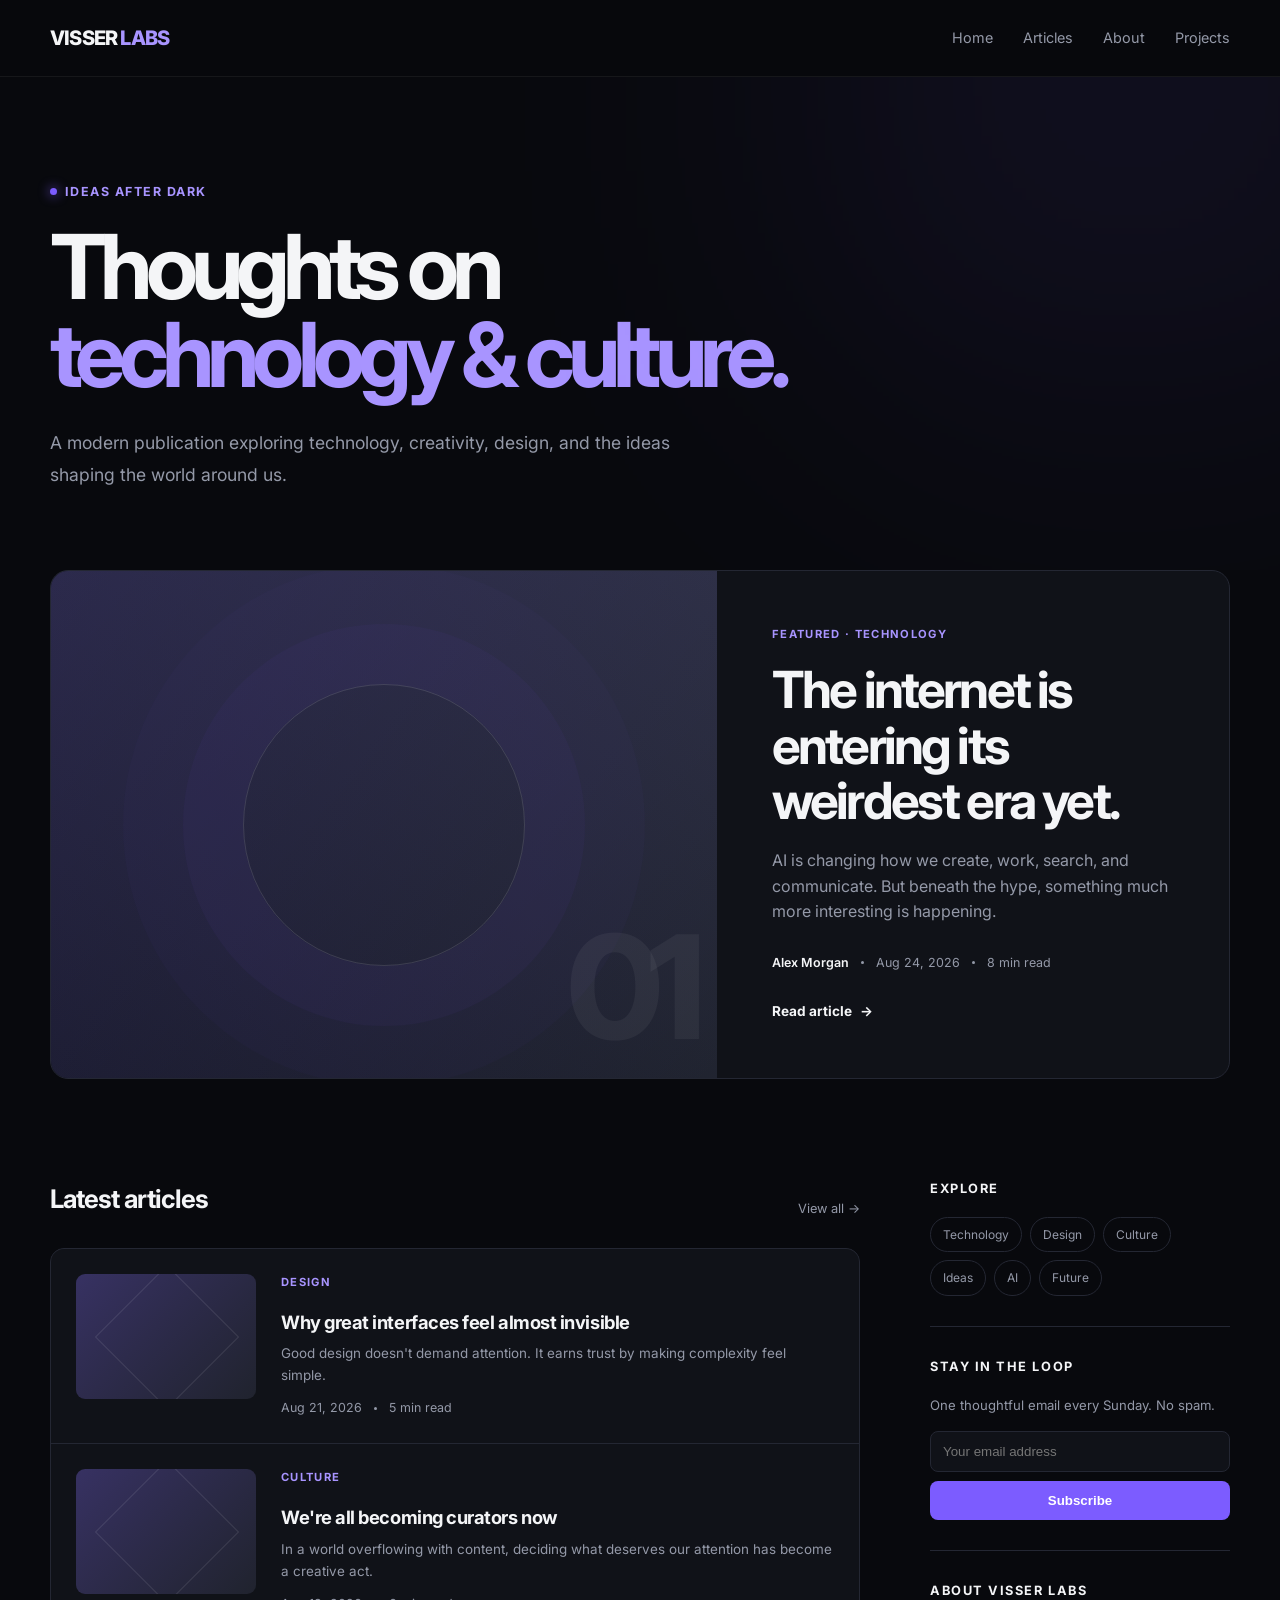
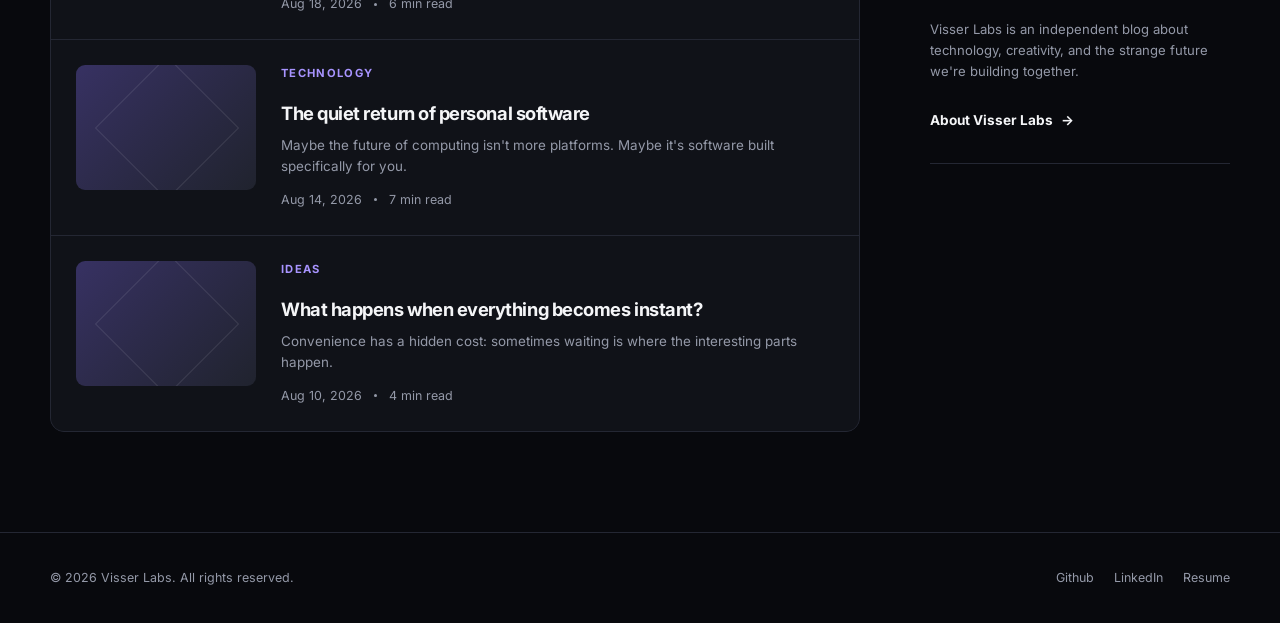
<file: index.html>
<!DOCTYPE html> 
<html lang="en"> 
<head> 
  <meta charset="UTF-8"> 
  <meta name="viewport" content="width=device-width, initial-scale=1.0"> 
  <meta name="description" content="Visser Labs — technology, creativity, culture, and ideas."> 

  <title>Visser Labs</title> 
  <link rel="preconnect" href="https://fonts.googleapis.com"> 
  <link rel="preconnect" href="https://fonts.gstatic.com" crossorigin> 
  <link href="https://fonts.googleapis.com/css2?family=Inter:wght@400;500;600;700;800&display=swap" rel="stylesheet" > 
  <link rel="stylesheet" href="styles.css"> </head> <body> <header> <div class="container nav">

  <a href="index.html" class="logo">
    VISSER<span> LABS</span>
  </a>

  <nav>
    <a href="index.html">Home</a>
    <a href="articles.html">Articles</a>
    <a href="about.html">About</a>
    <a href="projects.html">Projects</a>
 </nav>

</div>

</header> <main>
<!-- HERO -->

<section class="hero">

  <div class="container">

    <div class="eyebrow">
      Ideas after dark
    </div>

    <h1>
      Thoughts on<br>
      <span>technology &amp; culture.</span>
    </h1>

    <p class="hero-description">
      A modern publication exploring technology, creativity,
      design, and the ideas shaping the world around us.
    </p>

  </div>

</section>


<!-- FEATURED ARTICLE -->

<section class="container">

  <article class="featured">

    <div class="featured-image"></div>

    <div class="featured-content">

      <div class="tag">
        Featured · Technology
      </div>

      <h2>
        The internet is entering its weirdest era yet.
      </h2>

      <p>
        AI is changing how we create, work, search, and communicate.
        But beneath the hype, something much more interesting is happening.
      </p>

      <div class="post-meta">

        <span class="author">
          Alex Morgan
        </span>

        <span class="dot"></span>

        <span>Aug 24, 2026</span>

        <span class="dot"></span>

        <span>8 min read</span>

      </div>

      <a href="article.html" class="read-more">
        Read article <span>→</span>
      </a>

    </div>

  </article>

</section>


<!-- ARTICLES + SIDEBAR -->

<section class="container content-layout">

  <div>

    <div class="section-heading">

      <h2>
        Latest articles
      </h2>

      <a href="articles.html">
        View all →
      </a>

    </div>


    <div class="posts">

      <article class="post">

        <div class="post-image"></div>

        <div>

          <div class="tag">
            Design
          </div>

          <h3>
            Why great interfaces feel almost invisible
          </h3>

          <p>
            Good design doesn't demand attention. It earns trust
            by making complexity feel simple.
          </p>

          <div class="post-meta">

            <span>
              Aug 21, 2026
            </span>

            <span class="dot"></span>

            <span>
              5 min read
            </span>

          </div>

        </div>

      </article>


      <article class="post">

        <div class="post-image"></div>

        <div>

          <div class="tag">
            Culture
          </div>

          <h3>
            We're all becoming curators now
          </h3>

          <p>
            In a world overflowing with content, deciding what
            deserves our attention has become a creative act.
          </p>

          <div class="post-meta">

            <span>
              Aug 18, 2026
            </span>

            <span class="dot"></span>

            <span>
              6 min read
            </span>

          </div>

        </div>

      </article>


      <article class="post">

        <div class="post-image"></div>

        <div>

          <div class="tag">
            Technology
          </div>

          <h3>
            The quiet return of personal software
          </h3>

          <p>
            Maybe the future of computing isn't more platforms.
            Maybe it's software built specifically for you.
          </p>

          <div class="post-meta">

            <span>
              Aug 14, 2026
            </span>

            <span class="dot"></span>

            <span>
              7 min read
            </span>

          </div>

        </div>

      </article>


      <article class="post">

        <div class="post-image"></div>

        <div>

          <div class="tag">
            Ideas
          </div>

          <h3>
            What happens when everything becomes instant?
          </h3>

          <p>
            Convenience has a hidden cost: sometimes waiting is
            where the interesting parts happen.
          </p>

          <div class="post-meta">

            <span>
              Aug 10, 2026
            </span>

            <span class="dot"></span>

            <span>
              4 min read
            </span>

          </div>

        </div>

      </article>

    </div>

  </div>


  <!-- SIDEBAR -->

  <aside class="sidebar">

    <div class="sidebar-box">

      <h3>
        Explore
      </h3>

      <div class="categories">

        <a href="articles.html?category=Technology" class="category">
          Technology
        </a>

        <a href="articles.html?category=Design" class="category">
          Design
        </a>

        <a href="articles.html?category=Culture" class="category">
          Culture
        </a>

        <a href="articles.html?category=Ideas" class="category">
          Ideas
        </a>

        <a href="articles.html?category=AI" class="category">
          AI
        </a>

        <a href="articles.html?category=Future" class="category">
          Future
        </a>

      </div>

    </div>


    <div class="sidebar-box newsletter" id="newsletter">

      <h3>
        Stay in the loop
      </h3>

      <p>
        One thoughtful email every Sunday. No spam.
      </p>

      <form onsubmit="subscribe(event)">

        <input
          type="email"
          placeholder="Your email address"
          required
        >

        <button type="submit">
          Subscribe
        </button>

      </form>

    </div>


    <div class="sidebar-box">

      <h3>
        About Visser Labs
      </h3>

      <p class="about-text">
        Visser Labs is an independent blog about technology,
        creativity, and the strange future we're building together.
      </p>

      <a href="about.html" class="read-more">
        About Visser Labs <span>→</span>
      </a>

    </div>

  </aside>

</section>

</main> <footer>
<div class="container footer-inner">

  <div>
    © 2026 Visser Labs. All rights reserved.
  </div>

  <div class="footer-links">

    <a href="https://github.com/Visser13/">
      Github
    </a>
    
    <a href="https://www.linkedin.com/in/anthony-gough-580748428">
      LinkedIn
    </a>   

    <a href="#">
      Resume
    </a>

  </div>

</div>

</footer> <script> function subscribe(event) { event.preventDefault(); const button = event.target.querySelector("button"); const input = event.target.querySelector("input"); button.textContent = "You're subscribed ✓"; input.value = ""; input.disabled = true; button.disabled = true; } </script> </body> </html>
</file>
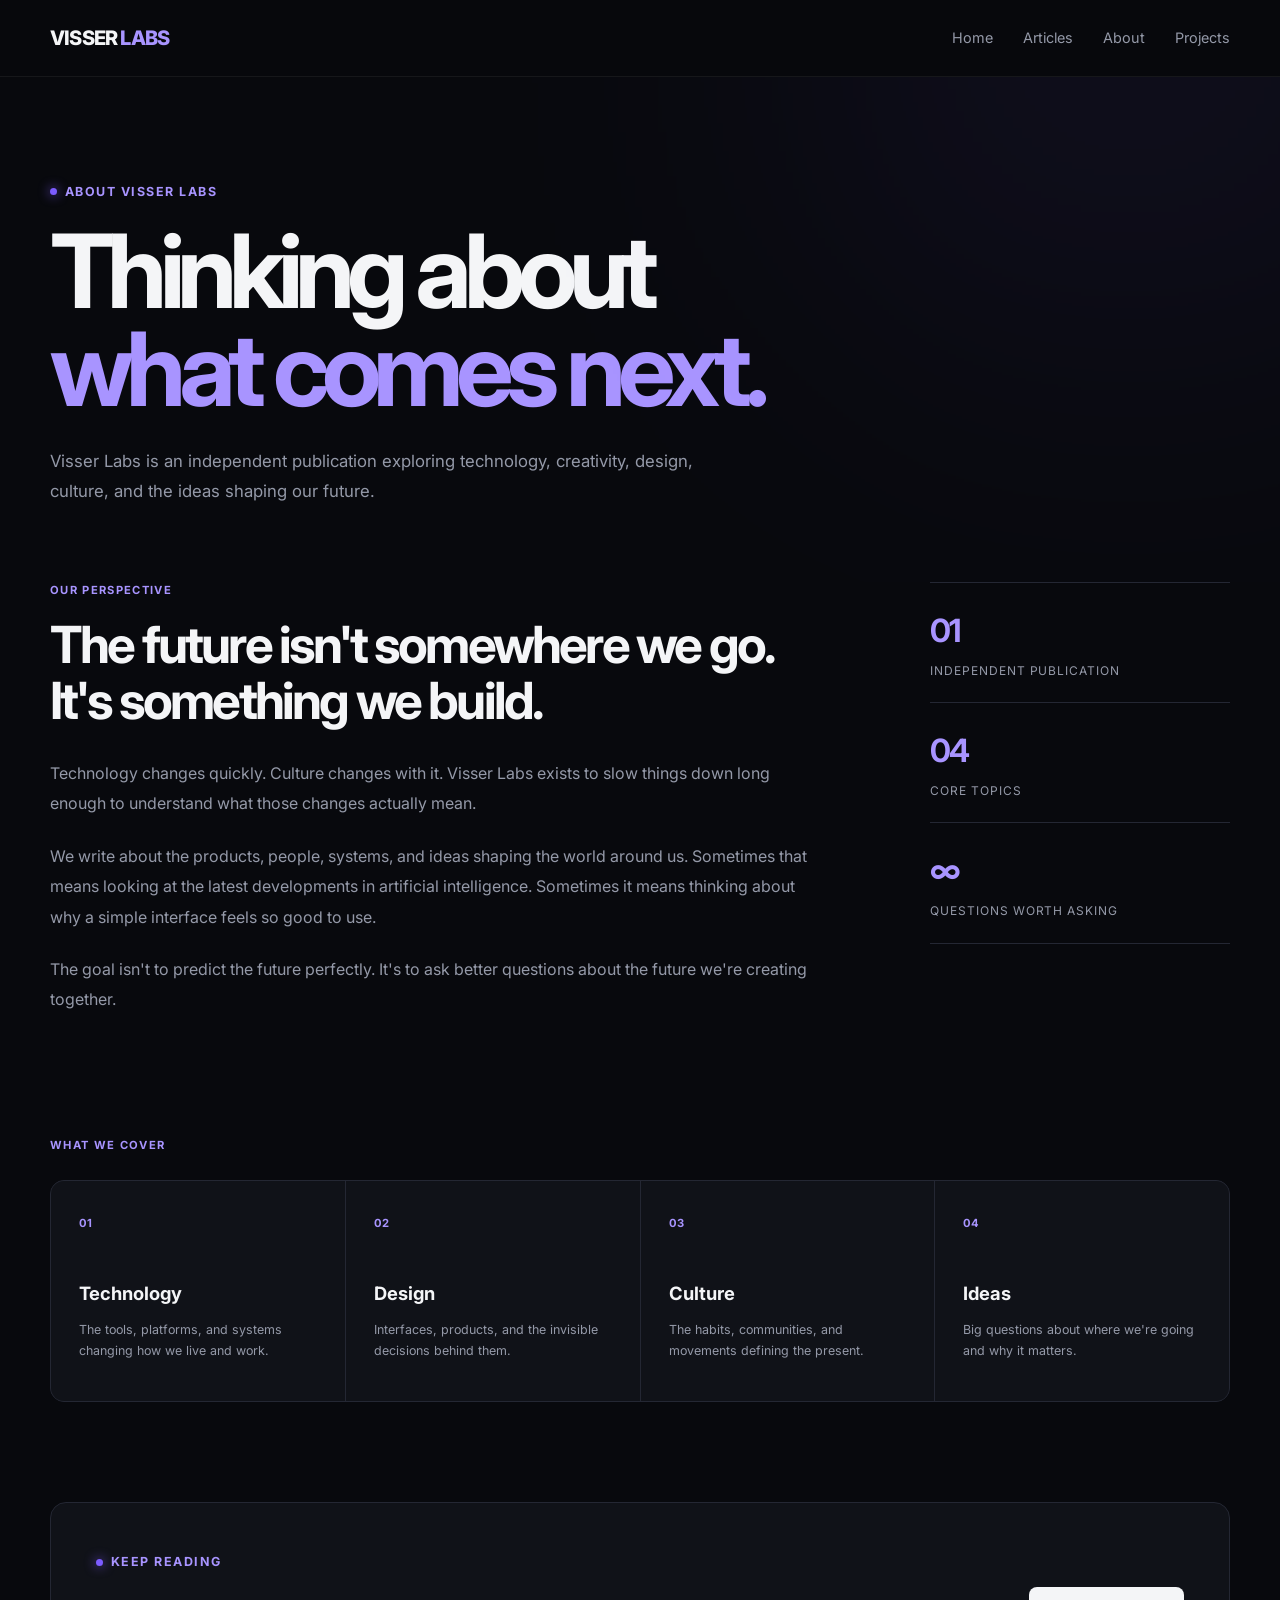
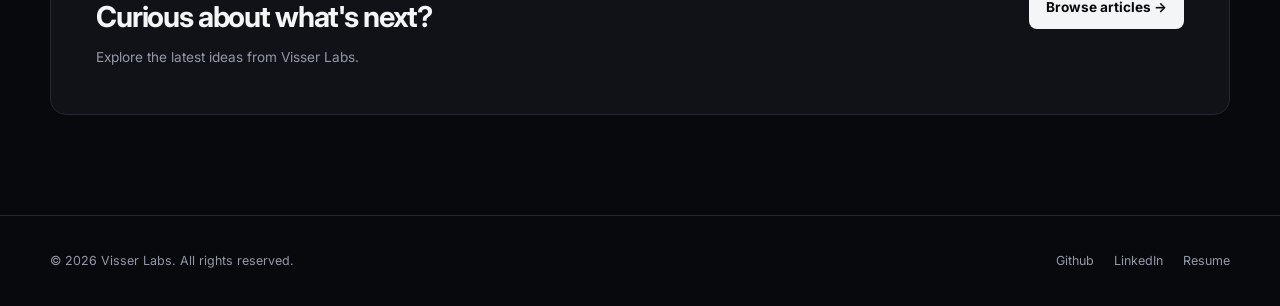
<file: about.html>
<!DOCTYPE html> 
<html lang="en"> 
  <head> 
    <meta charset="UTF-8"> <meta name="viewport" content="width=device-width, initial-scale=1.0">

<meta
name="description"
content="About Visser Labs — an independent publication about technology, creativity, culture, and ideas."

<link rel="preconnect" href="https://fonts.googleapis.com"> <link rel="preconnect" href="https://fonts.gstatic.com" crossorigin> <link href="https://fonts.googleapis.com/css2?family=Inter:wght@400;500;600;700;800&display=swap" rel="stylesheet" > <link rel="stylesheet" href="styles.css"> </head> <body> <header> <div class="container nav">
  <a href="index.html" class="logo">
    VISSER<span> LABS</span>
  </a>

  <nav>
    <a href="index.html">Home</a>
    <a href="articles.html">Articles</a>
    <a href="about.html">About</a>
    <a href="projects.html">Projects</a>
 </nav>

</div>

</header> <main>
<section class="page-hero about-hero">

  <div class="container">

    <div class="eyebrow">
      About Visser Labs
    </div>

    <h1>
      Thinking about<br>
      <span>what comes next.</span>
    </h1>

    <p>
      Visser Labs is an independent publication exploring technology,
      creativity, design, culture, and the ideas shaping our future.
    </p>

  </div>

</section>


<section class="container about-content">

  <div class="about-main">

    <div class="tag">
      Our perspective
    </div>

    <h2>
      The future isn't somewhere we go.
      It's something we build.
    </h2>

    <p>
      Technology changes quickly. Culture changes with it.
      Visser Labs exists to slow things down long enough to
      understand what those changes actually mean.
    </p>

    <p>
      We write about the products, people, systems, and ideas
      shaping the world around us. Sometimes that means looking
      at the latest developments in artificial intelligence.
      Sometimes it means thinking about why a simple interface
      feels so good to use.
    </p>

    <p>
      The goal isn't to predict the future perfectly.
      It's to ask better questions about the future we're
      creating together.
    </p>

  </div>


  <aside class="about-aside">

    <div class="about-stat">
      <strong>01</strong>
      <span>Independent publication</span>
    </div>

    <div class="about-stat">
      <strong>04</strong>
      <span>Core topics</span>
    </div>

    <div class="about-stat">
      <strong>∞</strong>
      <span>Questions worth asking</span>
    </div>

  </aside>

</section>


<section class="container about-topics">

  <div class="tag">
    What we cover
  </div>

  <div class="topic-grid">

    <div class="topic">
      <span>01</span>
      <h3>Technology</h3>
      <p>
        The tools, platforms, and systems changing how we live and work.
      </p>
    </div>

    <div class="topic">
      <span>02</span>
      <h3>Design</h3>
      <p>
        Interfaces, products, and the invisible decisions behind them.
      </p>
    </div>

    <div class="topic">
      <span>03</span>
      <h3>Culture</h3>
      <p>
        The habits, communities, and movements defining the present.
      </p>
    </div>

    <div class="topic">
      <span>04</span>
      <h3>Ideas</h3>
      <p>
        Big questions about where we're going and why it matters.
      </p>
    </div>

  </div>

</section>


<section class="container about-cta">

  <div>

    <div class="eyebrow">
      Keep reading
    </div>

    <h2>
      Curious about what's next?
    </h2>

    <p>
      Explore the latest ideas from Visser Labs.
    </p>

  </div>

  <a href="articles.html" class="subscribe-btn">
    Browse articles →
  </a>

</section>

</main> <footer>
<div class="container footer-inner">

  <div>
    © 2026 Visser Labs. All rights reserved.
  </div>

  <div class="footer-links">

    <a href="https://github.com/Visser13/">
      Github
    </a>

    <a href="https://www.linkedin.com/in/anthony-gough-580748428">
      LinkedIn
    </a>

    <a href="#">
      Resume
    </a>

</div>

</footer> </body> </html>
</file>
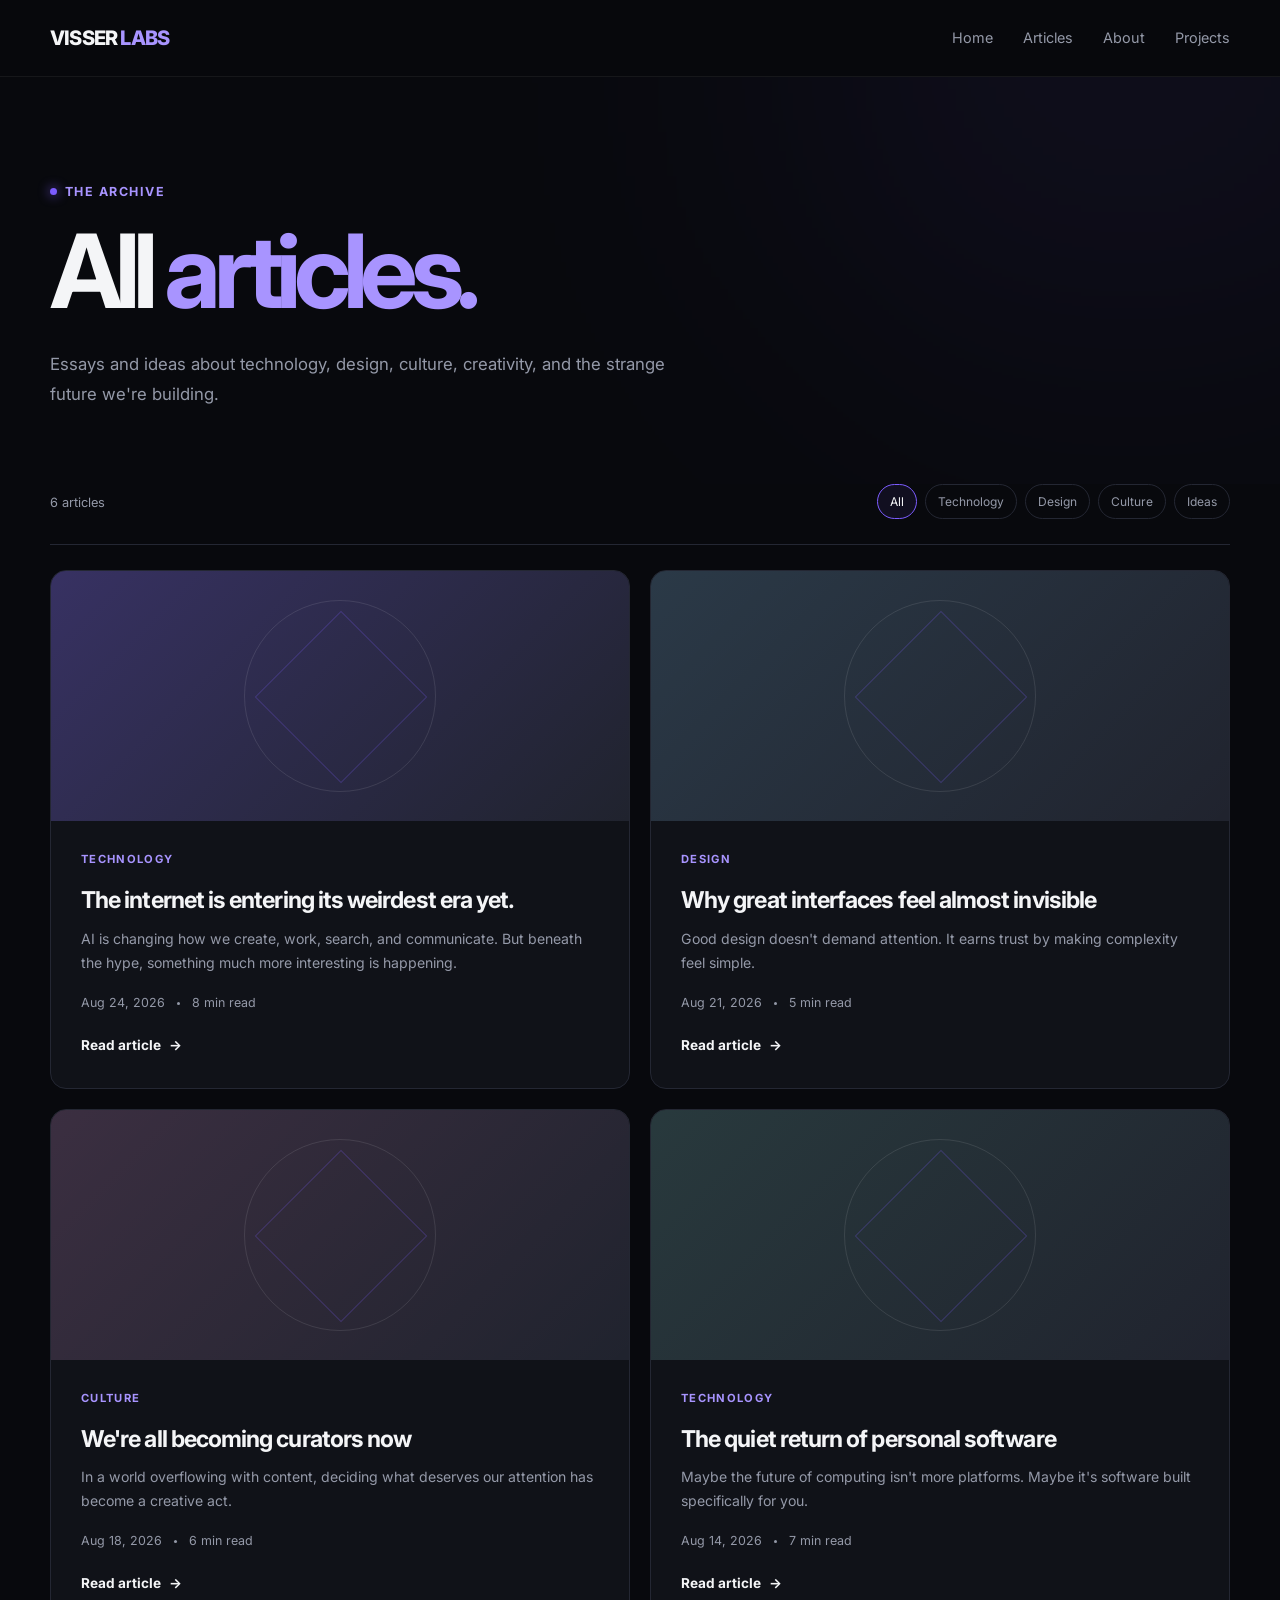
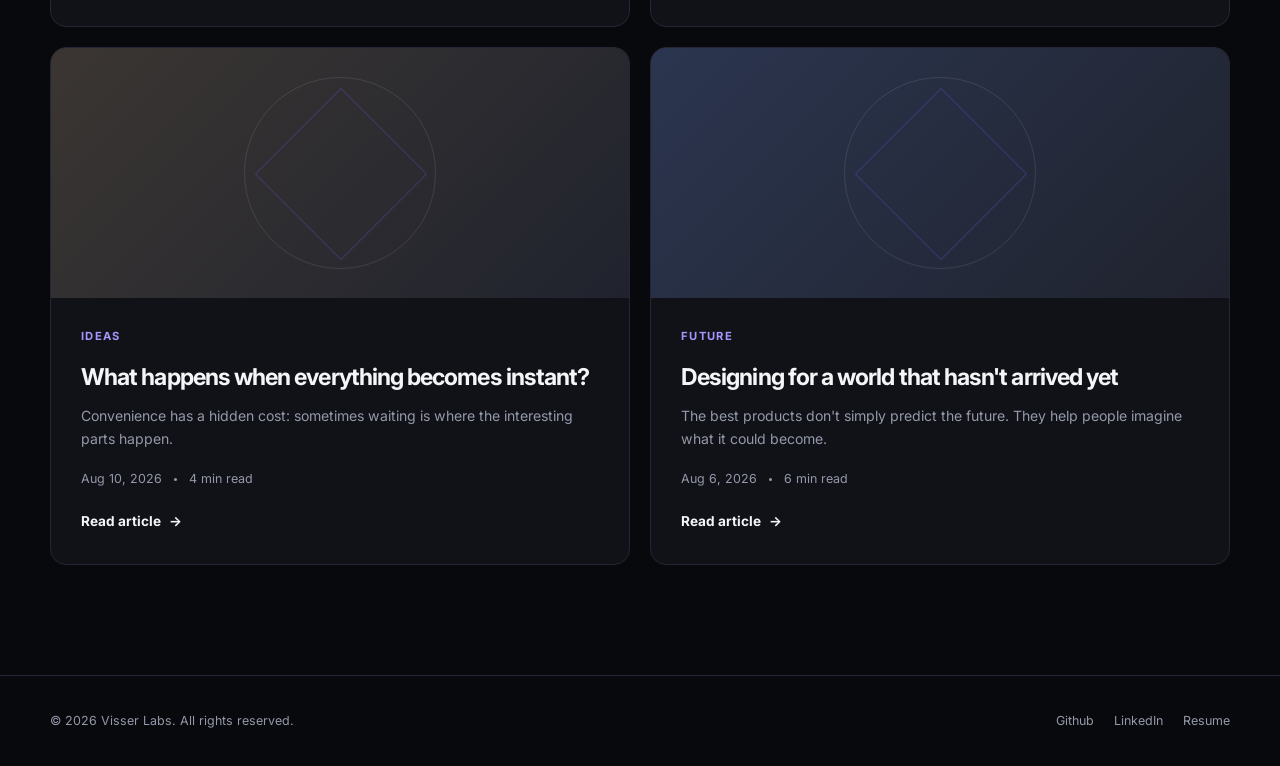
<file: articles.html>
<!DOCTYPE html> <html lang="en"> <head> <meta charset="UTF-8"> <meta name="viewport" content="width=device-width, initial-scale=1.0"> <meta name="description" content="All Visser Labs articles about technology, design, culture, and ideas."> <title>Articles — Visser Labs</title> <link rel="preconnect" href="https://fonts.googleapis.com"> <link rel="preconnect" href="https://fonts.gstatic.com" crossorigin> <link href="https://fonts.googleapis.com/css2?family=Inter:wght@400;500;600;700;800&display=swap" rel="stylesheet" > <link rel="stylesheet" href="styles.css"> </head> <body> <header> <div class="container nav">
  <a href="index.html" class="logo">
    VISSER<span> LABS</span>
  </a>

  <nav>
    <a href="index.html">Home</a>
    <a href="articles.html">Articles</a>
    <a href="about.html">About</a>
    <a href="projects.html">Projects</a>
  </nav>

</div>

</header> <main>
<section class="page-hero">

  <div class="container">

    <div class="eyebrow">
      The archive
    </div>

    <h1>
      All <span>articles.</span>
    </h1>

    <p>
      Essays and ideas about technology, design, culture,
      creativity, and the strange future we're building.
    </p>

  </div>

</section>


<section class="container articles-page">

  <div class="articles-toolbar">

    <div>
      <span class="article-count">6 articles</span>
    </div>

    <div class="article-filter">

      <a href="articles.html" class="filter active">
        All
      </a>

      <a href="articles.html?category=Technology" class="filter">
        Technology
      </a>

      <a href="articles.html?category=Design" class="filter">
        Design
      </a>

      <a href="articles.html?category=Culture" class="filter">
        Culture
      </a>

      <a href="articles.html?category=Ideas" class="filter">
        Ideas
      </a>

    </div>

  </div>


  <div class="article-grid">


    <article class="article-card">

      <div class="article-card-image image-one"></div>

      <div class="article-card-content">

        <div class="tag">
          Technology
        </div>

        <h2>
          The internet is entering its weirdest era yet.
        </h2>

        <p>
          AI is changing how we create, work, search, and communicate.
          But beneath the hype, something much more interesting is happening.
        </p>

        <div class="post-meta">

          <span>
            Aug 24, 2026
          </span>

          <span class="dot"></span>

          <span>
            8 min read
          </span>

        </div>

        <a href="article.html" class="read-more">
          Read article <span>→</span>
        </a>

      </div>

    </article>


    <article class="article-card">

      <div class="article-card-image image-two"></div>

      <div class="article-card-content">

        <div class="tag">
          Design
        </div>

        <h2>
          Why great interfaces feel almost invisible
        </h2>

        <p>
          Good design doesn't demand attention. It earns trust
          by making complexity feel simple.
        </p>

        <div class="post-meta">

          <span>
            Aug 21, 2026
          </span>

          <span class="dot"></span>

          <span>
            5 min read
          </span>

        </div>

        <a href="article.html" class="read-more">
          Read article <span>→</span>
        </a>

      </div>

    </article>


    <article class="article-card">

      <div class="article-card-image image-three"></div>

      <div class="article-card-content">

        <div class="tag">
          Culture
        </div>

        <h2>
          We're all becoming curators now
        </h2>

        <p>
          In a world overflowing with content, deciding what
          deserves our attention has become a creative act.
        </p>

        <div class="post-meta">

          <span>
            Aug 18, 2026
          </span>

          <span class="dot"></span>

          <span>
            6 min read
          </span>

        </div>

        <a href="article.html" class="read-more">
          Read article <span>→</span>
        </a>

      </div>

    </article>


    <article class="article-card">

      <div class="article-card-image image-four"></div>

      <div class="article-card-content">

        <div class="tag">
          Technology
        </div>

        <h2>
          The quiet return of personal software
        </h2>

        <p>
          Maybe the future of computing isn't more platforms.
          Maybe it's software built specifically for you.
        </p>

        <div class="post-meta">

          <span>
            Aug 14, 2026
          </span>

          <span class="dot"></span>

          <span>
            7 min read
          </span>

        </div>

        <a href="article.html" class="read-more">
          Read article <span>→</span>
        </a>

      </div>

    </article>


    <article class="article-card">

      <div class="article-card-image image-five"></div>

      <div class="article-card-content">

        <div class="tag">
          Ideas
        </div>

        <h2>
          What happens when everything becomes instant?
        </h2>

        <p>
          Convenience has a hidden cost: sometimes waiting is
          where the interesting parts happen.
        </p>

        <div class="post-meta">

          <span>
            Aug 10, 2026
          </span>

          <span class="dot"></span>

          <span>
            4 min read
          </span>

        </div>

        <a href="article.html" class="read-more">
          Read article <span>→</span>
        </a>

      </div>

    </article>


    <article class="article-card">

      <div class="article-card-image image-six"></div>

      <div class="article-card-content">

        <div class="tag">
          Future
        </div>

        <h2>
          Designing for a world that hasn't arrived yet
        </h2>

        <p>
          The best products don't simply predict the future.
          They help people imagine what it could become.
        </p>

        <div class="post-meta">

          <span>
            Aug 6, 2026
          </span>

          <span class="dot"></span>

          <span>
            6 min read
          </span>

        </div>

        <a href="article.html" class="read-more">
          Read article <span>→</span>
        </a>

      </div>

    </article>

  </div>

</section>

</main> <footer>
<div class="container footer-inner">

  <div>
    © 2026 Visser Labs. All rights reserved.
  </div>

  <div class="footer-links">

    <a href="https://github.com/Visser13/">
      Github
    </a>
    
    <a href="https://www.linkedin.com/in/anthony-gough-580748428">
      LinkedIn
    </a>   

    <a href="#">
      Resume
    </a>

  </div>

</div>

</footer> </body> </html>
</file>
<file: styles.css>
/* =========================
   VARIABLES
========================= */

:root {
  --bg: #08090d;
  --surface: #101218;
  --surface-hover: #161922;
  --border: #242733;

  --text: #f4f5f7;
  --muted: #9499a8;

  --accent: #7c5cff;
  --accent-light: #a894ff;

  --max-width: 1180px;
}


/* =========================
   RESET
========================= */

* {
  margin: 0;
  padding: 0;
  box-sizing: border-box;
}


html {
  scroll-behavior: smooth;
}


body {
  font-family: "Inter", sans-serif;

  background: var(--bg);
  color: var(--text);

  line-height: 1.6;
}


a {
  color: inherit;
  text-decoration: none;
}


/* =========================
   CONTAINER
========================= */

.container {
  width: min(
    100% - 40px,
    var(--max-width)
  );

  margin: 0 auto;
}


/* =========================
   HEADER
========================= */

header {
  position: sticky;
  top: 0;

  z-index: 100;

  background: rgba(8, 9, 13, 0.82);

  backdrop-filter: blur(16px);

  border-bottom:
    1px solid rgba(255, 255, 255, 0.06);
}


.nav {
  height: 76px;

  display: flex;

  align-items: center;
  justify-content: space-between;
}


.logo {
  font-size: 1.25rem;

  font-weight: 800;

  letter-spacing: -0.04em;
}


.logo span {
  color: var(--accent-light);
}


nav {
  display: flex;

  gap: 30px;

  align-items: center;
}


nav a {
  color: var(--muted);

  font-size: 0.9rem;

  transition:
    color 0.2s ease;
}


nav a:hover {
  color: var(--text);
}


/* Subscribe button */

.subscribe-btn {
  background: var(--text);

  color: #08090d;

  padding: 10px 17px;

  border-radius: 8px;

  font-weight: 700;

  font-size: 0.85rem;

  transition:
    transform 0.2s ease,
    background 0.2s ease;
}


.subscribe-btn:hover {
  transform: translateY(-2px);

  background: #ffffff;
}


/* =========================
   HERO
========================= */

.hero {
  padding: 100px 0 80px;

  position: relative;

  overflow: hidden;
}


/* Purple glow */

.hero::before {
  content: "";

  position: absolute;

  width: 500px;
  height: 500px;

  background: var(--accent);

  filter: blur(180px);

  opacity: 0.12;

  top: -250px;
  right: -100px;

  pointer-events: none;
}


.eyebrow {
  display: inline-flex;

  align-items: center;

  gap: 8px;

  color: var(--accent-light);

  font-size: 0.78rem;

  font-weight: 700;

  text-transform: uppercase;

  letter-spacing: 0.12em;

  margin-bottom: 22px;
}


.eyebrow::before {
  content: "";

  width: 7px;
  height: 7px;

  border-radius: 50%;

  background: var(--accent);

  box-shadow:
    0 0 12px var(--accent);
}


.hero h1 {
  max-width: 850px;

  font-size:
    clamp(3rem, 7vw, 6.5rem);

  line-height: 0.98;

  letter-spacing: -0.075em;

  margin-bottom: 28px;
}


.hero h1 span {
  color: var(--accent-light);
}


.hero-description {
  max-width: 650px;

  color: var(--muted);

  font-size: 1.1rem;

  line-height: 1.8;
}


/* =========================
   FEATURED ARTICLE
========================= */

.featured {
  display: grid;

  grid-template-columns:
    1.3fr 1fr;

  min-height: 480px;

  background: var(--surface);

  border:
    1px solid var(--border);

  border-radius: 18px;

  overflow: hidden;

  margin-bottom: 100px;
}


.featured-image {
  position: relative;

  min-height: 480px;

  background:
    linear-gradient(
      135deg,
      rgba(124, 92, 255, 0.15),
      transparent
    ),
    linear-gradient(
      45deg,
      #151822,
      #292d3b
    );

  overflow: hidden;
}


/* Decorative circles */

.featured-image::before {
  content: "";

  position: absolute;

  width: 280px;
  height: 280px;

  border:
    1px solid rgba(255, 255, 255, 0.12);

  border-radius: 50%;

  top: 50%;
  left: 50%;

  transform:
    translate(-50%, -50%);

  box-shadow:
    0 0 0 60px
      rgba(124, 92, 255, 0.04),

    0 0 0 120px
      rgba(124, 92, 255, 0.025);
}


/* Decorative number */

.featured-image::after {
  content: "01";

  position: absolute;

  font-size: 9rem;

  font-weight: 800;

  letter-spacing: -0.1em;

  color:
    rgba(255, 255, 255, 0.05);

  bottom: -25px;
  right: 25px;
}


.featured-content {
  padding: 55px;

  display: flex;

  flex-direction: column;

  justify-content: center;
}


/* =========================
   TAG
========================= */

.tag {
  color: var(--accent-light);

  text-transform: uppercase;

  font-size: 0.7rem;

  font-weight: 700;

  letter-spacing: 0.12em;

  margin-bottom: 18px;
}


/* =========================
   FEATURED CONTENT
========================= */

.featured-content h2 {
  font-size:
    clamp(2rem, 4vw, 3.2rem);

  line-height: 1.08;

  letter-spacing: -0.055em;

  margin-bottom: 20px;
}


.featured-content p {
  color: var(--muted);

  margin-bottom: 28px;
}


/* =========================
   POST META
========================= */

.post-meta {
  display: flex;

  align-items: center;

  gap: 12px;

  color: var(--muted);

  font-size: 0.78rem;
}


.author {
  color: var(--text);

  font-weight: 600;
}


.dot {
  width: 3px;
  height: 3px;

  background: var(--muted);

  border-radius: 50%;
}


/* =========================
   READ MORE
========================= */

.read-more {
  margin-top: 28px;

  display: inline-flex;

  align-items: center;

  gap: 8px;

  font-size: 0.85rem;

  font-weight: 700;

  color: var(--text);
}


.read-more span {
  transition:
    transform 0.2s ease;
}


.read-more:hover span {
  transform:
    translateX(5px);
}


/* =========================
   CONTENT GRID
========================= */

.section-heading {
  display: flex;

  justify-content: space-between;

  align-items: end;

  margin-bottom: 28px;
}


.section-heading h2 {
  font-size: 1.6rem;

  letter-spacing: -0.04em;
}


.section-heading a {
  color: var(--muted);

  font-size: 0.8rem;
}


.section-heading a:hover {
  color: var(--text);
}


.content-layout {
  display: grid;

  grid-template-columns:
    1fr 300px;

  gap: 70px;

  margin-bottom: 100px;
}


/* =========================
   POST LIST
========================= */

.posts {
  display: grid;

  gap: 1px;

  background: var(--border);

  border:
    1px solid var(--border);

  border-radius: 14px;

  overflow: hidden;
}


.post {
  display: grid;

  grid-template-columns:
    180px 1fr;

  gap: 25px;

  padding: 25px;

  background: var(--surface);

  transition:
    background 0.2s ease;
}


.post:hover {
  background: var(--surface-hover);
}


/* =========================
   POST IMAGE
========================= */

.post-image {
  height: 125px;

  border-radius: 9px;

  background:
    linear-gradient(
      135deg,
      rgba(124, 92, 255, 0.25),
      transparent
    ),
    #20232e;

  position: relative;

  overflow: hidden;
}


.post-image::after {
  content: "";

  position: absolute;

  width: 100px;
  height: 100px;

  border:
    1px solid rgba(255, 255, 255, 0.1);

  transform: rotate(45deg);

  top: 12px;
  left: 40px;
}


/* =========================
   POST CONTENT
========================= */

.post h3 {
  font-size: 1.15rem;

  line-height: 1.35;

  letter-spacing: -0.025em;

  margin-bottom: 9px;
}


.post p {
  color: var(--muted);

  font-size: 0.84rem;

  margin-bottom: 12px;
}


/* =========================
   SIDEBAR
========================= */

.sidebar-box {
  padding-bottom: 30px;

  margin-bottom: 30px;

  border-bottom:
    1px solid var(--border);
}


.sidebar-box h3 {
  font-size: 0.8rem;

  text-transform: uppercase;

  letter-spacing: 0.12em;

  margin-bottom: 18px;
}


/* =========================
   CATEGORIES
========================= */

.categories {
  display: flex;

  flex-wrap: wrap;

  gap: 8px;
}


.category {
  border:
    1px solid var(--border);

  border-radius: 100px;

  padding: 7px 12px;

  color: var(--muted);

  font-size: 0.75rem;

  transition:
    all 0.2s ease;
}


.category:hover {
  border-color: var(--accent);

  color: var(--text);
}


/* =========================
   NEWSLETTER
========================= */

.newsletter p {
  color: var(--muted);

  font-size: 0.82rem;

  margin-bottom: 15px;
}


.newsletter input {
  width: 100%;

  background: var(--surface);

  border:
    1px solid var(--border);

  color: var(--text);

  padding: 12px;

  border-radius: 8px;

  outline: none;

  margin-bottom: 9px;
}


.newsletter input:focus {
  border-color: var(--accent);
}


.newsletter button {
  width: 100%;

  border: 0;

  background: var(--accent);

  color: white;

  padding: 12px;

  border-radius: 8px;

  font-weight: 700;

  cursor: pointer;

  transition:
    background 0.2s ease;
}


.newsletter button:hover {
  background: #6847e8;
}


/* =========================
   ABOUT
========================= */

.about-text {
  color: var(--muted);

  font-size: 0.82rem;
}


/* =========================
   FOOTER
========================= */

footer {
  border-top:
    1px solid var(--border);

  padding: 35px 0;

  color: var(--muted);

  font-size: 0.78rem;
}


.footer-inner {
  display: flex;

  justify-content: space-between;

  align-items: center;
}


.footer-links {
  display: flex;

  gap: 20px;
}


.footer-links a:hover {
  color: var(--text);
}


/* =========================
   TABLET
========================= */

@media (max-width: 850px) {

  nav a:not(.subscribe-btn) {
    display: none;
  }


  .featured {
    grid-template-columns: 1fr;
  }


  .featured-image {
    min-height: 300px;
  }


  .featured-content {
    padding: 35px;
  }


  .content-layout {
    grid-template-columns: 1fr;
  }


  .sidebar {
    display: grid;

    grid-template-columns:
      1fr 1fr;

    gap: 30px;
  }

}


/* =========================
   MOBILE
========================= */

@media (max-width: 560px) {

  .container {
    width: min(
      100% - 28px,
      var(--max-width)
    );
  }


  .hero {
    padding: 70px 0 55px;
  }


  .hero h1 {
    font-size: 3.3rem;
  }


  .featured {
    margin-bottom: 65px;
  }


  .featured-image {
    min-height: 230px;
  }


  .post {
    grid-template-columns: 1fr;
  }


  .post-image {
    height: 180px;
  }


  .sidebar {
    display: block;
  }


  .footer-inner {
    flex-direction: column;

    gap: 15px;
  }

}

/* =========================
PAGE HERO
========================= */

.page-hero {
padding: 100px 0 75px;

position: relative;

overflow: hidden;
}

.page-hero::before {
content: "";

position: absolute;

width: 500px;
height: 500px;

background: var(--accent);

filter: blur(180px);

opacity: 0.10;

top: -300px;
right: -100px;

pointer-events: none;
}

.page-hero h1 {
max-width: 850px;

font-size:
clamp(3.5rem, 8vw, 7rem);

line-height: 0.95;

letter-spacing: -0.075em;

margin-bottom: 28px;
}

.page-hero h1 span {
color: var(--accent-light);
}

.page-hero p {
max-width: 650px;

color: var(--muted);

font-size: 1.05rem;

line-height: 1.8;
}

/* =========================
ARTICLES PAGE
========================= */

.articles-page {
padding-bottom: 110px;
}

.articles-toolbar {
display: flex;

justify-content: space-between;

align-items: center;

gap: 25px;

padding-bottom: 25px;

margin-bottom: 25px;

border-bottom: 1px solid var(--border);
}

.article-count {
color: var(--muted);

font-size: 0.8rem;
}

.article-filter {
display: flex;

flex-wrap: wrap;

gap: 8px;
}

.filter {
padding: 7px 12px;

border: 1px solid var(--border);

border-radius: 100px;

color: var(--muted);

font-size: 0.75rem;

transition: all 0.2s ease;
}

.filter:hover,
.filter.active {
border-color: var(--accent);

color: var(--text);

background:
rgba(124, 92, 255, 0.08);
}

.article-grid {
display: grid;

grid-template-columns:
repeat(2, 1fr);

gap: 20px;
}

.article-card {
background: var(--surface);

border: 1px solid var(--border);

border-radius: 16px;

overflow: hidden;

transition:
transform 0.25s ease,
border-color 0.25s ease,
background 0.25s ease;
}

.article-card:hover {
transform: translateY(-4px);

background: var(--surface-hover);

border-color:
rgba(124, 92, 255, 0.45);
}

.article-card-image {
height: 250px;

position: relative;

overflow: hidden;

background:
linear-gradient(
135deg,
rgba(124, 92, 255, 0.25),
transparent
),
#20232e;
}

.article-card-image::before {
content: "";

position: absolute;

width: 190px;
height: 190px;

border: 1px solid rgba(255,255,255,0.10);

border-radius: 50%;

top: 50%;
left: 50%;

transform:
translate(-50%, -50%);
}

.article-card-image::after {
content: "";

position: absolute;

width: 120px;
height: 120px;

border: 1px solid rgba(124, 92, 255, 0.25);

transform:
rotate(45deg);

top: 65px;
left: calc(50% - 60px);
}

.image-two {
background:
linear-gradient(
135deg,
rgba(120, 220, 255, 0.12),
transparent
),
#20232e;
}

.image-three {
background:
linear-gradient(
135deg,
rgba(255, 130, 200, 0.12),
transparent
),
#20232e;
}

.image-four {
background:
linear-gradient(
135deg,
rgba(100, 220, 170, 0.12),
transparent
),
#20232e;
}

.image-five {
background:
linear-gradient(
135deg,
rgba(255, 190, 80, 0.12),
transparent
),
#20232e;
}

.image-six {
background:
linear-gradient(
135deg,
rgba(100, 150, 255, 0.16),
transparent
),
#20232e;
}

.article-card-content {
padding: 30px;
}

.article-card h2 {
font-size: 1.45rem;

line-height: 1.2;

letter-spacing: -0.04em;

margin-bottom: 12px;
}

.article-card p {
color: var(--muted);

font-size: 0.88rem;

line-height: 1.7;

margin-bottom: 18px;
}

.article-card .read-more {
margin-top: 22px;
}

/* =========================
ABOUT PAGE
========================= */

.about-hero p {
max-width: 700px;
}

.about-content {
display: grid;

grid-template-columns:
1fr 300px;

gap: 100px;

padding-bottom: 100px;
}

.about-main {
max-width: 760px;
}

.about-main h2 {
font-size:
clamp(2rem, 4vw, 3.5rem);

line-height: 1.08;

letter-spacing: -0.055em;

margin-bottom: 30px;
}

.about-main p {
color: var(--muted);

font-size: 1rem;

line-height: 1.9;

margin-bottom: 22px;
}

.about-aside {
border-top: 1px solid var(--border);
}

.about-stat {
display: flex;

flex-direction: column;

gap: 5px;

padding: 22px 0;

border-bottom: 1px solid var(--border);
}

.about-stat strong {
font-size: 2rem;

letter-spacing: -0.05em;

color: var(--accent-light);
}

.about-stat span {
color: var(--muted);

font-size: 0.75rem;

text-transform: uppercase;

letter-spacing: 0.08em;
}

.about-topics {
padding-bottom: 100px;
}

.topic-grid {
display: grid;

grid-template-columns:
repeat(4, 1fr);

gap: 1px;

background: var(--border);

border: 1px solid var(--border);

border-radius: 14px;

overflow: hidden;

margin-top: 25px;
}

.topic {
background: var(--surface);

padding: 28px;

min-height: 220px;
}

.topic:hover {
background: var(--surface-hover);
}

.topic > span {
color: var(--accent-light);

font-size: 0.7rem;

font-weight: 700;
}

.topic h3 {
margin-top: 45px;

margin-bottom: 10px;

font-size: 1.15rem;
}

.topic p {
color: var(--muted);

font-size: 0.78rem;

line-height: 1.7;
}

.about-cta {
display: flex;

align-items: center;

justify-content: space-between;

gap: 30px;

padding: 45px;

margin-bottom: 100px;

background: var(--surface);

border: 1px solid var(--border);

border-radius: 16px;
}

.about-cta h2 {
font-size: 1.8rem;

letter-spacing: -0.04em;

margin-bottom: 7px;
}

.about-cta p {
color: var(--muted);

font-size: 0.85rem;
}

/* =========================
ARTICLE PAGE
========================= */

.article-page {
padding-bottom: 100px;
}

.article-header {
padding: 90px 0 65px;

position: relative;

overflow: hidden;
}

.article-header::before {
content: "";

position: absolute;

width: 500px;
height: 500px;

background: var(--accent);

filter: blur(180px);

opacity: 0.08;

top: -250px;
left: 50%;

transform: translateX(-50%);

pointer-events: none;
}

.article-header-inner {
max-width: 900px;

text-align: center;
}

.article-header .tag {
margin-bottom: 22px;
}

.article-header h1 {
font-size:
clamp(3rem, 7vw, 6rem);

line-height: 0.98;

letter-spacing: -0.075em;

margin-bottom: 28px;
}

.article-deck {
max-width: 700px;

margin: 0 auto 28px;

color: var(--muted);

font-size: 1.1rem;

line-height: 1.8;
}

.article-meta {
justify-content: center;
}

.article-layout {
max-width: 1000px;
}

.article-cover {
height: 450px;

border-radius: 18px;

border: 1px solid var(--border);

background:
radial-gradient(
circle at center,
rgba(124, 92, 255, 0.18),
transparent 35%
),
linear-gradient(
135deg,
#151822,
#292d3b
);

position: relative;

overflow: hidden;

margin-bottom: 70px;
}

.article-cover::before {
content: "";

position: absolute;

width: 300px;
height: 300px;

border: 1px solid rgba(255,255,255,0.12);

border-radius: 50%;

top: 50%;
left: 50%;

transform:
translate(-50%, -50%);

box-shadow:
0 0 0 70px rgba(124,92,255,0.04),
0 0 0 140px rgba(124,92,255,0.025);
}

.article-body {
max-width: 720px;

margin: 0 auto;
}

.article-body h1 {
font-size: 2.5rem;

letter-spacing: -0.05em;

line-height: 1.1;

margin: 50px 0 20px;
}

.article-body h2 {
font-size: 1.9rem;

letter-spacing: -0.045em;

line-height: 1.2;

margin: 55px 0 18px;
}

.article-body h3 {
font-size: 1.35rem;

letter-spacing: -0.03em;

margin: 40px 0 15px;
}

.article-body p {
color: #c7cad3;

font-size: 1.05rem;

line-height: 1.9;

margin-bottom: 24px;
}

.article-body strong {
color: var(--text);
}

.article-body a {
color: var(--accent-light);

text-decoration: underline;

text-underline-offset: 3px;
}

.article-body ul,
.article-body ol {
color: #c7cad3;

padding-left: 25px;

margin: 25px 0;
}

.article-body li {
margin-bottom: 10px;

line-height: 1.8;
}

.article-body blockquote {
margin: 40px 0;

padding: 10px 0 10px 25px;

border-left:
3px solid var(--accent);

color: var(--accent-light);

font-size: 1.25rem;

line-height: 1.7;
}

.article-body code {
background: #151822;

border: 1px solid var(--border);

border-radius: 5px;

padding: 3px 6px;

color: var(--accent-light);

font-size: 0.9em;
}

.article-body pre {
background: #0c0e13;

border: 1px solid var(--border);

border-radius: 10px;

padding: 22px;

overflow-x: auto;

margin: 30px 0;
}

.article-body pre code {
border: 0;

padding: 0;

background: transparent;
}

/* =========================
NEW PAGE RESPONSIVE
========================= */

@media (max-width: 850px) {

.article-grid {
grid-template-columns: 1fr;
}

.about-content {
grid-template-columns: 1fr;

gap: 50px;


}

.topic-grid {
grid-template-columns:
repeat(2, 1fr);
}

.about-cta {
align-items: flex-start;

flex-direction: column;


}

.article-cover {
height: 350px;
}

}

@media (max-width: 560px) {

.page-hero {
padding: 70px 0 55px;
}

.page-hero h1 {
font-size: 3.5rem;
}

.articles-toolbar {
align-items: flex-start;

flex-direction: column;


}

.article-card-image {
height: 210px;
}

.article-card-content {
padding: 24px;
}

.topic-grid {
grid-template-columns: 1fr;
}

.topic {
min-height: auto;
}

.article-header {
padding: 65px 0 45px;
}

.article-header h1 {
font-size: 3.2rem;
}

.article-deck {
font-size: 0.95rem;
}

.article-cover {
height: 230px;

margin-bottom: 45px;


}

.article-body p {
font-size: 0.98rem;
}

}
</file>
